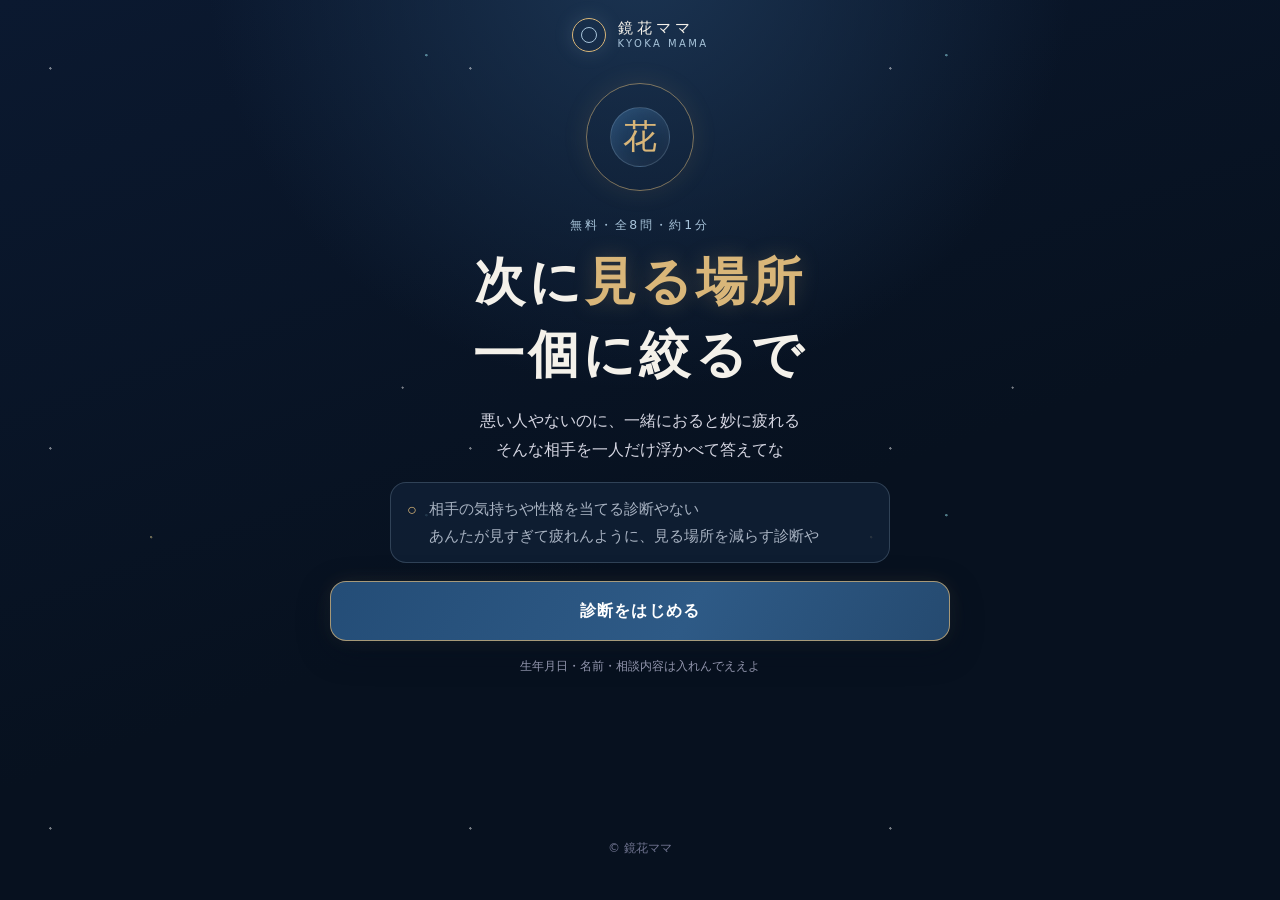
<file: index.html>
<!doctype html>
<html lang="ja">
<head>
  <meta charset="utf-8">
  <meta name="viewport" content="width=device-width,initial-scale=1,viewport-fit=cover">
  <meta name="robots" content="noindex,nofollow,noarchive,nosnippet,noimageindex">
  <meta name="googlebot" content="noindex,nofollow,noarchive,nosnippet,noimageindex">
  <meta name="theme-color" content="#0d1230">
  <meta name="description" content="悪い人やないのに一緒におると疲れる相手を思い浮かべて、次に見る場所を一つに絞る鏡花ママの無料診断です。">
  <title>鏡花ママの無料診断｜次に見る場所</title>
  <link rel="icon" type="image/svg+xml" href="data:image/svg+xml,%3Csvg xmlns='http://www.w3.org/2000/svg' viewBox='0 0 64 64'%3E%3Crect width='64' height='64' rx='14' fill='%230d1230'/%3E%3Ccircle cx='32' cy='32' r='20' fill='none' stroke='%23dcc98d' stroke-width='3'/%3E%3Ccircle cx='32' cy='32' r='10' fill='none' stroke='%237bd9e5' stroke-width='2'/%3E%3C/svg%3E">
  <link rel="stylesheet" href="styles.css">
</head>
<body>
  <div class="stars" aria-hidden="true"></div>
  <main class="app-shell">
    <header class="brand" aria-label="鏡花ママ">
      <div class="brand-mark" aria-hidden="true"><span></span></div>
      <div>
        <p class="brand-jp">鏡花ママ</p>
        <p class="brand-en">KYOKA MAMA</p>
      </div>
    </header>

    <section id="start" class="screen is-active" aria-labelledby="start-title">
      <div class="hero-ring" aria-hidden="true">
        <div class="ring ring-outer"></div><div class="ring ring-inner"></div><span>花</span>
      </div>
      <p class="eyebrow">無料・全8問・約1分</p>
      <h1 id="start-title">次に<em>見る場所</em><br>一個に絞るで</h1>
      <p class="lead">悪い人やないのに、一緒におると妙に疲れる<br>そんな相手を一人だけ浮かべて答えてな</p>
      <div class="notice"><span aria-hidden="true">○</span><p>相手の気持ちや性格を当てる診断やない<br>あんたが見すぎて疲れんように、見る場所を減らす診断や</p></div>
      <button id="start-button" class="primary-button" type="button">診断をはじめる</button>
      <p class="privacy-note">生年月日・名前・相談内容は入れんでええよ</p>
    </section>

    <section id="quiz" class="screen" aria-live="polite" aria-labelledby="question-title">
      <div class="quiz-top">
        <button id="back-button" class="back-button" type="button">前の質問</button>
        <p><span id="question-number">1</span><small> / 8</small></p>
      </div>
      <div class="progress" role="progressbar" aria-valuemin="1" aria-valuemax="8" aria-valuenow="1"><span id="progress-bar"></span></div>
      <p id="question-label" class="eyebrow">QUESTION 01</p>
      <h2 id="question-title"></h2>
      <div id="options" class="options"></div>
    </section>

    <section id="result" class="screen" aria-labelledby="result-title">
      <p class="eyebrow">今のあんたが、次に見る場所は</p>
      <div id="result-symbol" class="result-symbol" aria-hidden="true">待</div>
      <h2 id="result-title">待てるか</h2>
      <p id="result-subtitle" class="result-subtitle">誰かがもたついた一瞬の、体の動き</p>
      <div class="result-card">
        <p class="card-label">鏡花ママから一言</p>
        <p id="result-preview"></p>
      </div>
      <div class="line-panel">
        <p class="line-kicker">詳しい結果は公式LINEで</p>
        <p>なんでそこを見るんか、何を見たらええんか、そのあと距離をどう考えるかはLINEで話すで</p>
        <div class="keyword-box">LINEで送る言葉<br><strong id="result-keyword">待てるか</strong></div>
        <a id="line-link" class="line-button" href="https://lin.ee/8yc44Z8" target="_blank" rel="noopener">公式LINEで結果を受け取る</a>
        <button id="copy-keyword" class="text-button" type="button">キーワードをコピー</button>
        <p id="copy-status" class="copy-status" aria-live="polite"></p>
      </div>
      <details class="paid-info">
        <summary>もっと深う知りたい子へ</summary>
        <div>
          <p>相手とのことだけやのうて、あんた自身が繰り返してる流れや、守ってきたものまで一緒に整理する本鑑定もあるで</p>
          <p class="small-note">内容とコースの違いは公式LINEで案内するで<br>本鑑定のあとは、あんただけの鑑定書PDFを送るからな</p>
        </div>
      </details>
      <button id="retry-button" class="retry-button" type="button">もう一度診断する</button>
      <p class="disclaimer">この診断は心理検査・医学的診断・未来予測ではありません。</p>
    </section>
  </main>
  <footer>© 鏡花ママ</footer>
  <script src="app.js"></script>
</body>
</html>
</file>
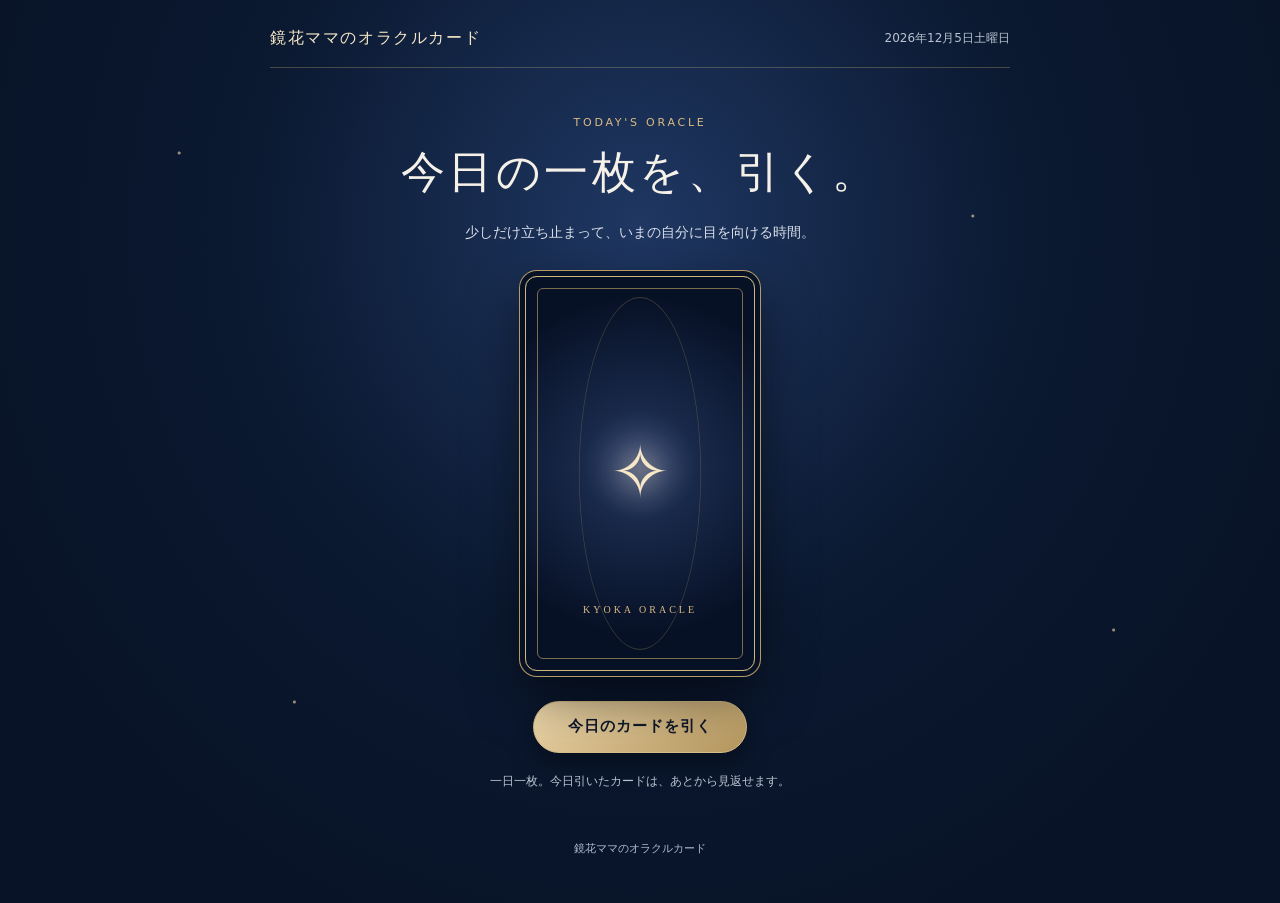
<file: oracle/index.html>
<!doctype html>
<html lang="ja">
<head>
<meta charset="utf-8">
<meta name="viewport" content="width=device-width,initial-scale=1,viewport-fit=cover">
<meta name="theme-color" content="#081327">
<meta name="description" content="鏡花ママのオラクルカード。毎日一枚、今日の自分に向き合う言葉を受け取る。">
<title>鏡花ママのオラクルカード</title>
<link rel="icon" type="image/svg+xml" href="data:image/svg+xml,%3Csvg xmlns='http://www.w3.org/2000/svg' viewBox='0 0 64 64'%3E%3Crect width='64' height='64' rx='14' fill='%23081327'/%3E%3Ccircle cx='32' cy='32' r='19' fill='none' stroke='%23ddbd7e' stroke-width='2'/%3E%3Cpath d='M32 13v38M13 32h38M23 23l18 18M41 23 23 41' stroke='%23ddbd7e' stroke-width='1'/%3E%3Ccircle cx='32' cy='32' r='4' fill='%23f4e9d0'/%3E%3C/svg%3E">
<style>
:root{color-scheme:dark;--ink:#081327;--gold:#dabb83;--pale:#f5e7c8;--text:#f5f0e8;--muted:#b9c2d0}
*{box-sizing:border-box}html{min-height:100%;background:var(--ink)}
body{margin:0;min-height:100vh;color:var(--text);font-family:"Hiragino Kaku Gothic ProN","Yu Gothic",system-ui,sans-serif;background:radial-gradient(ellipse at 50% 25%,#1f3762,#0b1931 43%,#081327 78%)}
body:before{content:"";position:fixed;inset:0;pointer-events:none;opacity:.6;background-image:radial-gradient(circle at 14% 17%,#f2deae 0 1px,transparent 2px),radial-gradient(circle at 76% 24%,#f2deae 0 1px,transparent 2px),radial-gradient(circle at 87% 70%,#f2deae 0 1px,transparent 2px),radial-gradient(circle at 23% 78%,#f2deae 0 1px,transparent 2px)}
.shell{position:relative;width:min(100%,780px);margin:auto;padding:28px 20px max(44px,env(safe-area-inset-bottom))}
header{display:flex;align-items:center;justify-content:space-between;gap:20px;border-bottom:1px solid #cfb67b4d;padding:0 0 18px}
.brand{color:var(--pale);letter-spacing:.1em;font-family:"Yu Mincho","Hiragino Mincho ProN",serif;font-size:16px}.day{font-size:12px;color:var(--muted);white-space:nowrap}
main{text-align:center}.eyebrow{margin:48px 0 12px;color:var(--gold);letter-spacing:.25em;font-size:11px}
h1{margin:0;font-family:"Yu Mincho","Hiragino Mincho ProN",serif;font-size:clamp(29px,6vw,44px);font-weight:500;letter-spacing:.08em;line-height:1.45}
.intro{margin:15px auto 26px;line-height:1.85;color:#d9deea;font-size:14px}
.deck{width:min(58vw,230px);aspect-ratio:957/1643;margin:30px auto;position:relative;border:1px solid #cfb67b;border-radius:12px;background:radial-gradient(circle at 50% 48%,#42547d,#19294a 24%,#071126 72%);box-shadow:0 0 0 5px #071126,0 0 0 6px #b49a65,0 22px 55px #0009;display:grid;place-items:center}
.deck:before{content:"";position:absolute;inset:11px;border:1px solid #b79b64aa;border-radius:6px}.deck:after{content:"";position:absolute;inset:20px;border:1px solid #b79b644d;border-radius:50%;transform:scale(.65,1)}
.sigil{font-size:72px;line-height:1;color:var(--pale);text-shadow:0 0 28px #f4d7a8;font-family:serif;z-index:1;font-weight:200}.tiny{position:absolute;z-index:1;bottom:14%;color:var(--gold);font-family:serif;letter-spacing:.3em;font-size:10px}
button{appearance:none;border:1px solid #d7bd87;border-radius:100px;background:linear-gradient(145deg,#efd9ad,#b5965d);color:#10192a;padding:15px 34px;font-size:15px;font-weight:700;letter-spacing:.07em;cursor:pointer;min-height:52px;box-shadow:0 10px 28px #0006}
button:hover{filter:brightness(1.08)}button:focus-visible{outline:3px solid white;outline-offset:4px}.hint{font-size:12px;line-height:1.7;color:var(--muted);margin:18px 0 0}
.result{display:none;max-width:620px;margin:36px auto 0}.result.visible{display:block;animation:appear .55s ease both}
.card-image{display:block;width:min(76vw,315px);height:auto;margin:0 auto;border-radius:8px;box-shadow:0 22px 60px #000a}
.result-copy{text-align:left;margin:28px auto 0;padding:26px clamp(20px,5vw,42px);background:linear-gradient(160deg,#152744ed,#0e1c34f2);border:1px solid #bd9f6c80;border-radius:14px;box-shadow:0 15px 40px #0004}
.result-label{font-size:11px;color:var(--gold);letter-spacing:.18em}.result-title{margin:8px 0 18px;font-family:"Yu Mincho","Hiragino Mincho ProN",serif;font-size:29px;font-weight:500;color:var(--pale)}
.short{margin:0 0 20px;color:#fff4de;font-family:"Yu Mincho","Hiragino Mincho ProN",serif;font-size:clamp(20px,5vw,25px);line-height:1.8;white-space:pre-line}.rule{width:40px;height:1px;background:var(--gold);margin:0 0 20px}
.body{margin:0;line-height:2.05;font-size:14px;color:#e3e7ef;white-space:pre-line}.after{font-size:12px;color:var(--muted);line-height:1.8;margin:22px auto 0}
footer{text-align:center;color:#aebbd0;font-size:11px;line-height:1.8;padding-top:48px}
@keyframes appear{from{opacity:0;transform:translateY(14px)}to{opacity:1;transform:none}}
@media(prefers-reduced-motion:reduce){.result.visible{animation:none}}
@media(max-width:440px){.shell{padding:20px 16px 42px}.eyebrow{margin-top:38px}.deck{margin-top:24px}}
</style>
</head>
<body>
<div class="shell">
<header><div class="brand">鏡花ママのオラクルカード</div><time class="day" id="day"></time></header>
<main>
<section id="opening" aria-labelledby="page-title">
<p class="eyebrow">TODAY'S ORACLE</p>
<h1 id="page-title">今日の一枚を、引く。</h1>
<p class="intro">少しだけ立ち止まって、いまの自分に目を向ける時間。</p>
<div class="deck" aria-hidden="true"><span class="sigil">✧</span><span class="tiny">KYOKA ORACLE</span></div>
<button id="draw" type="button">今日のカードを引く</button>
<p class="hint" id="draw-hint">一日一枚。今日引いたカードは、あとから見返せます。</p>
</section>
<section class="result" id="result" aria-labelledby="result-title">
<img class="card-image" id="card-image" alt="">
<div class="result-copy">
<span class="result-label">今日のカード <span id="number"></span> / 22</span>
<h2 class="result-title" id="result-title"></h2>
<p class="short" id="short"></p>
<div class="rule" aria-hidden="true"></div>
<p class="body" id="body"></p>
</div>
<p class="after">この一枚は、今日の自分に問いかけるための言葉です。<br>明日になったら、また新しい一枚を引けます。</p>
</section>
</main>
<footer>鏡花ママのオラクルカード</footer>
</div>
<script>
const cards=[{"id":"01","title":"本音の鏡","image":"カード画像/01_本音の鏡.jpg","short":"ほんまは、どう思てる\n人に見せる前の方や","body":"人に話す用の答えと\n自分だけが知ってる答えは、だいたい違う\n今日は、後の方を先に見といて\n口に出さんでもええ\n出さんでも、自分が知ってるかどうかで\n返事の速さが変わるからな"},{"id":"02","title":"言葉と行動","image":"カード画像/02_言葉と行動.jpg","short":"言うたことやのうて\nやったことを数えてみ","body":"人は、言葉では何とでも言える\nやから、言うた回数は数えんでええ\n送ってきた時間\n来た日と、来んかった日\nそういう、後から数えられるもんだけ見といて\n気持ちは測られへんけど、行動は残る"},{"id":"03","title":"違和感","image":"カード画像/03_違和感.jpg","short":"その引っかかり、消さんでええ\nまだ理由が付いてへんだけや","body":"何か変やな、と思た時\nたいていの人は、すぐ理由を作って片づけてまう\n疲れてるだけ、気のせい、そんなとこや\nけど引っかかりは、理由より先に来る\n先に来た方が、当たってることが多い\n今日は消さずに、一回だけ覚えといて"},{"id":"04","title":"沈黙","image":"カード画像/04_沈黙.jpg","short":"黙ってる時間に\n出てるもんがある","body":"話が途切れた時\n気まずいと思て埋めにいくんは、いつもあんたの方か\nそれとも相手か\n埋める側が決まってるんやったら\nその関係の形は、もう出てる\n今日は一回だけ、埋めずに置いてみ"},{"id":"05","title":"信頼","image":"カード画像/05_信頼.jpg","short":"一回の言葉やのうて\n重なった回数で決まる","body":"信じてええかどうかは\nその人が何を言うたかでは決まらん\n同じことを、何回やったかや\n一回やったら偶然\n三回続いたら、それがその人のやり方になる\n今日は、三回目があったかどうかを思い出してみ"},{"id":"06","title":"境界","image":"カード画像/06_境界.jpg","short":"線は引いてええ\n引いても、嫌いにはならん","body":"大事にすることと、合わせ続けることは別もんや\nここから先は入ってこんといて、という線は\n関係を切るための線やない\n長いこと続けるための線や\n今日、どこに引くかを一つだけ決めてみ"},{"id":"07","title":"余白","image":"カード画像/07_余白.jpg","short":"埋まってへん時間に\n答えが出てくる","body":"予定で一日を埋めてる間は\n考えてるようで、何も決まってへんことが多い\n何もせん時間を怖がる人ほど\n決めなあかんことを後ろに置いてる\n今日は十分でええ\n何も入れんと座ってみ"},{"id":"08","title":"休息","image":"カード画像/08_休息.jpg","short":"しんどいのは\n気の持ちようやない","body":"ようやった日ほど、自分には厳しい\nもっとできた、と言い出す\nけどな、体が重い日は、判断も重なって鈍る\nそういう日に人のことを決めたら、たいてい外す\n今日は決めんでええ\n決めんのも、ひとつの選び方や"},{"id":"09","title":"手放す","image":"カード画像/09_手放す.jpg","short":"置いてええもんが\n一つだけある","body":"全部を手放す話やない\n抱えてるうちの一つだけや\n役目が終わってるのに、まだ持ってるもん\nやらなあかんと思てるだけで\n誰にも頼まれてへんこと\n思い当たるんやったら、今日はそれを下ろしてみ"},{"id":"10","title":"孤独","image":"カード画像/10_孤独.jpg","short":"ひとりの時にだけ\n見えるもんがある","body":"人といる時のあんたは\n相手に合わせて少しずつ形を変えてる\n悪いことやない、誰でもそうや\nやから、ひとりの時の気持ちが\nいちばん元の形に近い\n寂しいと思たら、何が足りんのかまで見といて"},{"id":"11","title":"約束","image":"カード画像/11_約束.jpg","short":"守られた約束と\n流れた約束を、並べてみ","body":"約束は、守るか破るかの二つやない\nいちばん多いんは、うやむやになるやつや\n言い出した方が忘れて、こっちだけ覚えてる\n今日は、覚えてる側がどっちかを見といて\nいつも同じ側やったら\nその約束は、片方にしか効いてへん"},{"id":"12","title":"対等","image":"カード画像/12_対等.jpg","short":"どっちかだけが\n気ぃ遣うてへんか","body":"釣り合いは、金や立場では決まらん\n謝る回数\n予定を合わせる側\n話を切り上げる側\nそういう細かいとこが、片方に寄ってたら\nそれが今の形や\n直す前に、まず数えてみ"},{"id":"13","title":"伝える","image":"カード画像/13_伝える.jpg","short":"分かってもらうんを\n待たんでええ","body":"察してくれる人は、たまにおる\nおるけど、あてにして待つと\nだいたい、待った分だけしんどなる\n短い一言でええ\nうまいこと言おうとせんでええ\n言うてへんことは、伝わってへんだけやからな"},{"id":"14","title":"選ぶ縁","image":"カード画像/14_選ぶ縁.jpg","short":"全部つなぎ止めんでええ","body":"縁は、切るか続けるかやない\nどれを手入れするか、や\n人に使える時間は決まってるから\n全部に同じだけ配ったら、全部が薄なる\n今日は、濃い方に置きたい人を一人だけ決めてみ\n残りは、そのままでええ"},{"id":"15","title":"暮らし","image":"カード画像/15_暮らし.jpg","short":"気持ちより先に\n部屋とごはんを戻す","body":"人のことで頭がいっぱいの時はな\nたいてい、寝る時間と食べるもんが先に崩れてる\n気持ちを立て直そうとしても、そこが崩れてたら戻らん\n順番が逆やねん\n今日は、布団に入る時間だけ決めとき"},{"id":"16","title":"待つ時間","image":"カード画像/16_待つ時間.jpg","short":"待ってる間に\n何をしてるかの方や","body":"返事を待つんは、しんどい\nけどしんどいんは、待つことやのうて\n待ってる間、他のことが手につかんことや\n何分おきに見てるか\n一回だけ数えてみ\n数えたら、だいたい自分で止まる"},{"id":"17","title":"岐路","image":"カード画像/17_岐路.jpg","short":"どっちか選ぶ前に\n選べる手が何本あるか","body":"行くか、やめるか\nその二つに見えてる時はな\nたいてい、まだ他の道を探してへんだけや\n今のまま置いとく、も一つ\n期限を決めて待つ、も一つ\n二択やなくなったら、急に軽なることがある"},{"id":"18","title":"変化","image":"カード画像/18_変化.jpg","short":"変わりかけは\nたいてい、しんどい","body":"前のやり方が合わんようになってきた時\n人は、自分がおかしなったと思う\nちゃうねん\n合わんようになったんは、合う形が変わったからや\n今はその途中やから、落ち着かん\n落ち着かんままで、しばらくええ"},{"id":"19","title":"再生","image":"カード画像/19_再生.jpg","short":"終わったもんを\nもう一回ひっくり返さんでええ","body":"あの時ああしてたら、を何回やっても\n出てくる答えは同じや\nもう知ってることやからな\nそれより、あの時に覚えたことを\n次にどこで使うか\nそっちを一つ決めるだけで、だいぶ違う"},{"id":"20","title":"一歩","image":"カード画像/20_一歩.jpg","short":"大きいこと決めんでええ\n今日できる一つだけ","body":"全部ひっくり返す計画を立てた日ほど\n次の日に何もせえへん\n重いもんは、持ち上がらんからな\n連絡を一本返す\nそのくらいでええ\n一歩目が軽い時だけ、二歩目が出る"},{"id":"21","title":"自分の光","image":"カード画像/21_自分の光.jpg","short":"人に言われんかった長所が\nたいてい本物や","body":"褒められて嬉しかったことやのうて\n自分では当たり前すぎて、言われたこともないこと\n人の変化によう気づく\n怒らせんように先回りできる\nそういうやつや\n使いすぎてすり減ることもあるから\n今日は、どこで使うか選んでみ"},{"id":"22","title":"夜明け","image":"カード画像/22_夜明け.jpg","short":"楽になるんは\n気づいた後からやない","body":"分かった日から、すぐ変わるもんでもない\nしばらくは、分かったのに動けん時期が続く\nそこで戻ってまう人が多いけど\nその時期があるんが普通やねん\n今日のところは、戻ってへんかどうかだけ\n見といたらええ"}];
const storageKey='kyoka-oracle-daily-v1';
const today=()=>{const d=new Date();return[d.getFullYear(),String(d.getMonth()+1).padStart(2,'0'),String(d.getDate()).padStart(2,'0')].join('-')};
let currentDate=today();
document.getElementById('day').textContent=new Intl.DateTimeFormat('ja-JP',{year:'numeric',month:'long',day:'numeric',weekday:'long'}).format(new Date());
const readSaved=()=>{try{const item=JSON.parse(localStorage.getItem(storageKey)||'null');return item&&Number.isInteger(item.index)&&item.index>=0&&item.index<cards.length?item:null}catch{return null}};
const save=item=>{try{localStorage.setItem(storageKey,JSON.stringify(item))}catch{}};
const randomIndex=()=>{if(globalThis.crypto&&crypto.getRandomValues){const v=new Uint32Array(1);crypto.getRandomValues(v);return v[0]%cards.length}return Math.floor(Math.random()*cards.length)};
const showCard=index=>{const card=cards[index];document.getElementById('card-image').src=encodeURI(card.image);document.getElementById('card-image').alt=card.title+' のカード';document.getElementById('number').textContent=card.id;document.getElementById('result-title').textContent=card.title;document.getElementById('short').textContent=card.short;document.getElementById('body').textContent=card.body;document.getElementById('opening').hidden=true;document.getElementById('result').classList.add('visible');document.getElementById('result').scrollIntoView({behavior:'smooth',block:'start'})};
const saved=readSaved();if(saved&&saved.date===currentDate){document.getElementById('draw').textContent='今日のカードを見る';document.getElementById('draw-hint').textContent='今日のカードは、いつでも見返せます。'}
document.getElementById('draw').addEventListener('click',()=>{const now=today();const existing=readSaved();let index;if(existing&&existing.date===now){index=existing.index}else{index=randomIndex();if(existing&&cards.length>1&&index===existing.index)index=(index+1)%cards.length;save({date:now,index})}currentDate=now;showCard(index)});
document.addEventListener('visibilitychange',()=>{if(!document.hidden&&today()!==currentDate)location.reload()});
</script>
</body>
</html>
</file>
<file: styles.css>
:root{
  --night:#07111f;--night-2:#0b1930;--panel:#122238;--panel-2:#1b2c45;
  --moon:#f4f1ea;--muted:#a8b3c2;--gold:#d9b679;--aqua:#a8c4da;
  --violet:#2e5a86;--line:#06c755;--border:rgba(168,196,218,.22);
  color-scheme:dark;font-family:"Hiragino Mincho ProN","Yu Mincho",YuMincho,"Noto Serif JP",serif;
}
*{box-sizing:border-box}html{min-height:100%;background:var(--night)}body{margin:0;min-height:100vh;color:var(--moon);background:radial-gradient(circle at 50% -5%,#1b3452 0,transparent 38%),linear-gradient(160deg,var(--night-2),var(--night) 58%);font-size:16px;line-height:1.8;overflow-x:hidden}
button,a{font:inherit}button{color:inherit}.stars{position:fixed;inset:0;pointer-events:none;opacity:.46;background-image:radial-gradient(circle at 12% 18%,#fff 0 1px,transparent 1.4px),radial-gradient(circle at 82% 12%,#a5f5ff 0 1px,transparent 1.5px),radial-gradient(circle at 66% 68%,#fff 0 .8px,transparent 1.4px),radial-gradient(circle at 21% 79%,#dcc98d 0 1px,transparent 1.5px);background-size:420px 380px,520px 460px,610px 570px,720px 680px}
.app-shell{position:relative;width:min(100% - 32px,620px);margin:0 auto;min-height:calc(100vh - 62px);padding:18px 0 64px}.brand{display:flex;align-items:center;justify-content:center;gap:12px;margin-bottom:26px}.brand-mark{width:34px;height:34px;border:1px solid var(--gold);border-radius:50%;display:grid;place-items:center;box-shadow:0 0 20px rgba(168,196,218,.16)}.brand-mark span{width:16px;height:16px;border:1px solid var(--aqua);border-radius:50%}.brand p{margin:0;line-height:1.25}.brand-jp{font-size:15px;letter-spacing:.28em}.brand-en{font-family:ui-sans-serif,system-ui,sans-serif;font-size:10px;letter-spacing:.24em;color:var(--aqua)}
.screen{display:none;animation:rise .5s ease both}.screen.is-active{display:block}@keyframes rise{from{opacity:0;transform:translateY(10px)}to{opacity:1;transform:none}}
#start{text-align:center}.hero-ring{position:relative;width:118px;height:118px;margin:0 auto 18px;display:grid;place-items:center}.ring{position:absolute;border-radius:50%}.ring-outer{inset:5px;border:1px solid rgba(217,182,121,.55);box-shadow:0 0 26px rgba(217,182,121,.1)}.ring-outer:before{content:none}.ring-inner{inset:29px;background:linear-gradient(145deg,rgba(46,90,134,.7),rgba(18,34,56,.78));border:1px solid rgba(168,196,218,.25);box-shadow:inset 0 0 18px rgba(168,196,218,.08)}.hero-ring span{position:relative;font-size:34px;color:var(--gold);text-shadow:none}.eyebrow{font-family:ui-sans-serif,system-ui,sans-serif;color:var(--aqua);letter-spacing:.22em;font-size:.78rem;margin:0 0 10px;text-transform:uppercase}h1,h2{font-weight:600;line-height:1.42;letter-spacing:.08em;margin:0}h1{font-size:clamp(2rem,8vw,3.2rem)}h1 em{font-style:normal;color:var(--gold);text-shadow:0 0 22px rgba(217,182,121,.24)}.lead{max-width:510px;margin:15px auto;color:#d6d7e3}.notice{display:flex;text-align:left;gap:12px;max-width:500px;margin:18px auto;padding:13px 16px;border:1px solid var(--border);background:rgba(18,34,56,.76);border-radius:16px}.notice span{color:var(--gold)}.notice p{margin:0;font-size:.92rem;color:var(--muted)}
.primary-button,.line-button{display:flex;align-items:center;justify-content:center;width:100%;min-height:60px;border:1px solid rgba(217,182,121,.72);border-radius:16px;background:linear-gradient(120deg,#244d77,#2e5a86 58%,#254a70);box-shadow:0 10px 32px rgba(5,15,31,.42),0 0 20px rgba(217,182,121,.1);color:white;font-weight:700;letter-spacing:.08em;text-decoration:none;cursor:pointer;transition:transform .2s,filter .2s}.primary-button:hover,.line-button:hover{transform:translateY(-2px);filter:brightness(1.08)}.privacy-note{font-family:ui-sans-serif,system-ui,sans-serif;font-size:.78rem;color:#9296ae;margin-top:14px}
.quiz-top{display:flex;justify-content:space-between;align-items:center;margin:14px 0 10px}.quiz-top p{font-family:ui-sans-serif,system-ui,sans-serif;font-size:1.45rem;margin:0}.quiz-top small{font-size:.85rem;color:var(--muted)}.back-button,.text-button,.retry-button{border:0;background:none;cursor:pointer;color:var(--muted);text-decoration:underline;text-underline-offset:4px}.progress{height:5px;background:rgba(255,255,255,.1);border-radius:99px;overflow:hidden;margin:0 0 34px}.progress span{display:block;height:100%;width:12.5%;background:linear-gradient(90deg,var(--aqua),var(--gold));border-radius:inherit;transition:width .35s ease}#quiz h2{font-size:clamp(1.45rem,5.5vw,2rem);margin:0 0 28px}.options{display:grid;gap:12px}.option{display:grid;grid-template-columns:38px 1fr;gap:10px;align-items:center;text-align:left;width:100%;min-height:68px;padding:12px 17px;border-radius:15px;border:1px solid var(--border);background:rgba(18,34,56,.82);cursor:pointer;transition:border-color .2s,background .2s,transform .2s}.option:hover,.option:focus-visible{border-color:var(--gold);background:rgba(27,44,69,.96);transform:translateY(-1px);outline:none}.option-letter{width:30px;height:30px;display:grid;place-items:center;border:1px solid rgba(217,182,121,.62);border-radius:50%;font-family:ui-sans-serif,system-ui,sans-serif;color:var(--gold)}.option-text{font-family:"Hiragino Kaku Gothic ProN","Yu Gothic",sans-serif;line-height:1.55}
#result{text-align:center}.result-symbol{width:116px;height:116px;margin:10px auto 18px;display:grid;place-items:center;border:1px solid var(--gold);border-radius:50%;font-size:42px;background:radial-gradient(circle,#254a70,#122238 70%);box-shadow:0 0 28px rgba(217,182,121,.18)}#result h2{font-size:clamp(2rem,8vw,2.8rem)}.result-subtitle{color:var(--aqua);margin:8px 0 26px}.result-card,.line-panel,.paid-info{border:1px solid var(--border);background:rgba(18,34,56,.86);border-radius:18px;text-align:left}.result-card{padding:22px;margin:0 0 18px}.card-label,.line-kicker{color:var(--gold);font-weight:700;margin:0 0 8px}.result-card p:last-child{margin:0}.line-panel{padding:24px;margin:0 0 16px}.line-panel>p{margin-top:0}.keyword-box{text-align:center;padding:13px;border:1px dashed rgba(217,182,121,.48);border-radius:12px;margin:18px 0}.keyword-box strong{font-size:1.25rem;color:var(--gold)}.line-button{background:linear-gradient(120deg,#00a94b,var(--line));border-color:#66ea99;box-shadow:0 10px 28px rgba(6,199,85,.18)}.text-button{display:block;margin:14px auto 0}.copy-status{min-height:1.6em;margin:4px 0 0!important;text-align:center;font-size:.83rem;color:var(--aqua)}.paid-info{margin:16px 0;text-align:left;overflow:hidden}.paid-info summary{cursor:pointer;padding:18px 20px;color:var(--gold);font-weight:700}.paid-info>div{padding:0 20px 20px}.paid-info dl{margin:16px 0}.paid-info dl div{display:flex;justify-content:space-between;gap:20px;padding:9px 0;border-bottom:1px solid var(--border)}.paid-info dt,.paid-info dd{margin:0}.small-note,.disclaimer{font-size:.82rem;color:var(--muted)}.retry-button{margin-top:22px}.disclaimer{margin-top:28px}footer{text-align:center;color:#6f738f;font-size:.75rem;padding:0 16px 22px;font-family:ui-sans-serif,system-ui,sans-serif}
@media (max-width:480px){.app-shell{width:min(100% - 24px,620px);padding-top:18px}.brand{margin-bottom:30px}.hero-ring{width:118px;height:118px}.primary-button,.line-button{min-height:56px}.paid-info dl div{display:block}.paid-info dd{margin-top:2px}}
@media (prefers-reduced-motion:reduce){*,*:before,*:after{scroll-behavior:auto!important;animation:none!important;transition:none!important}}
</file>
